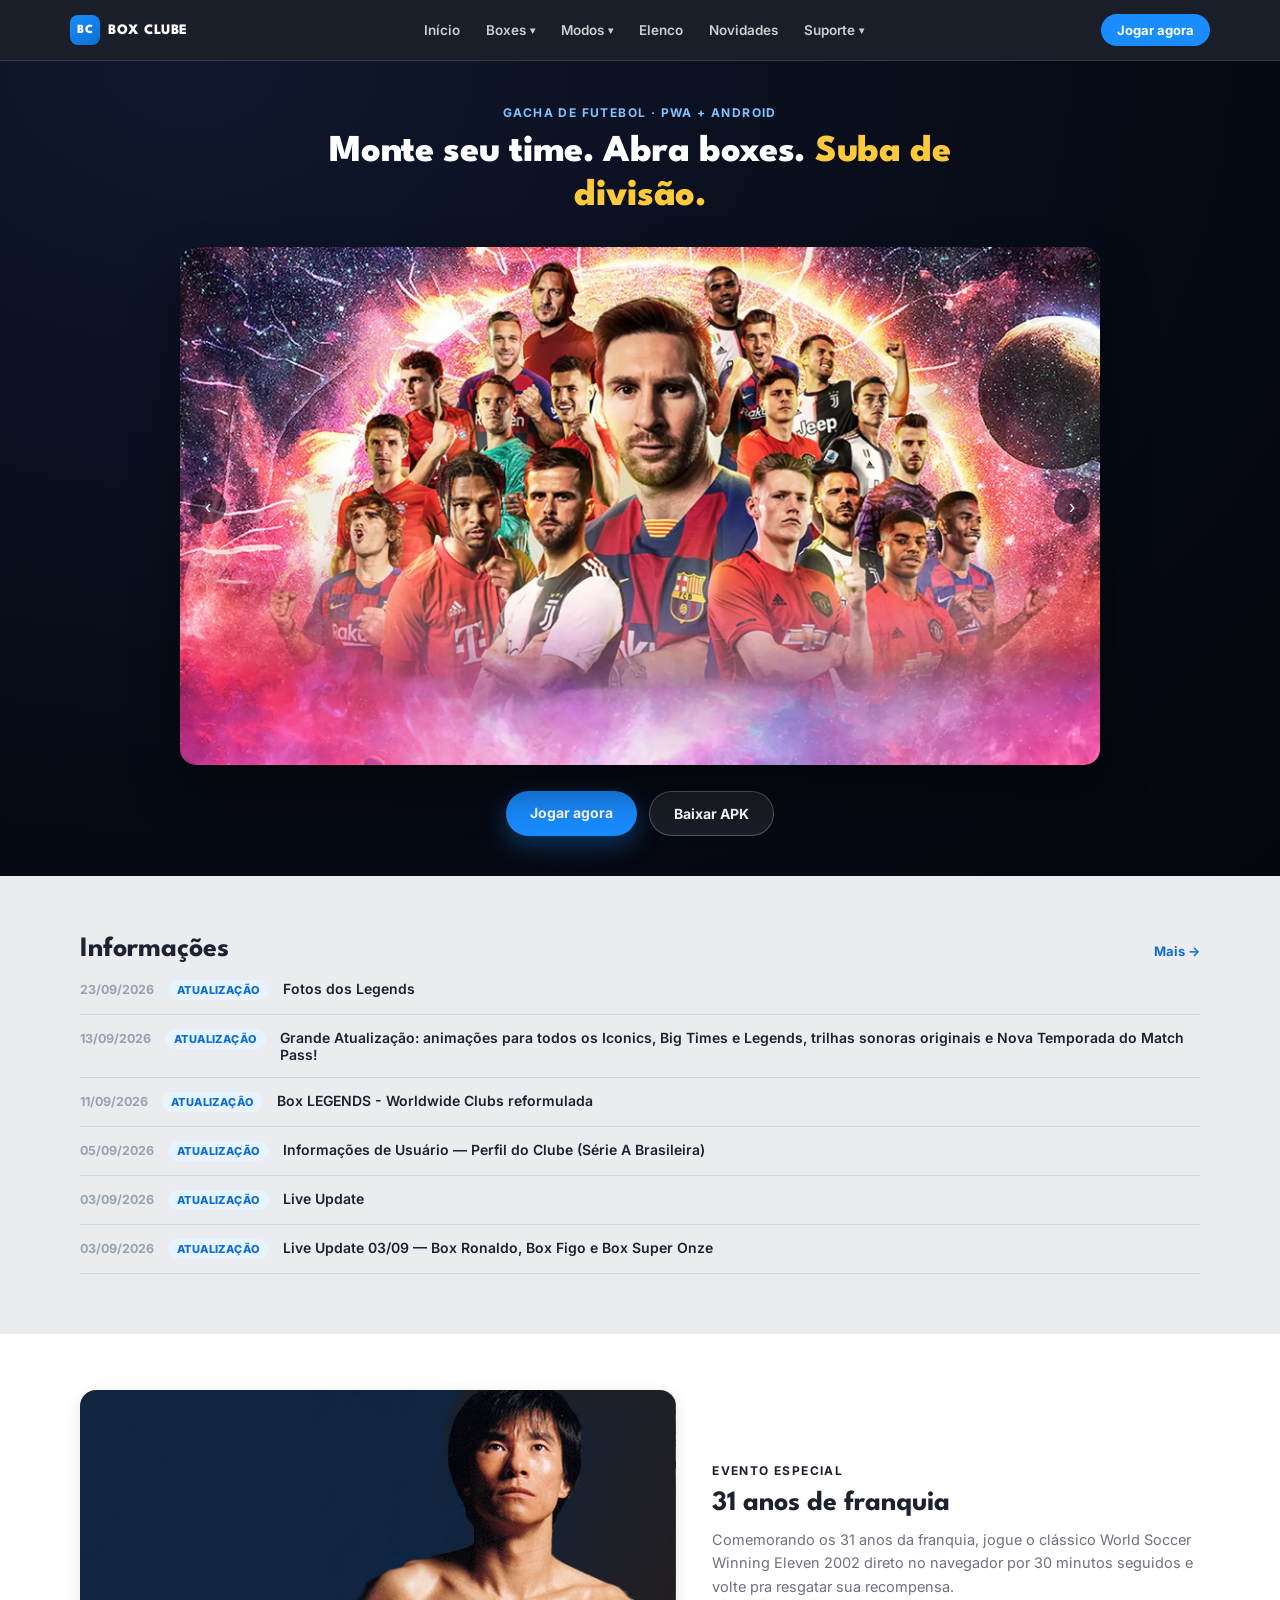
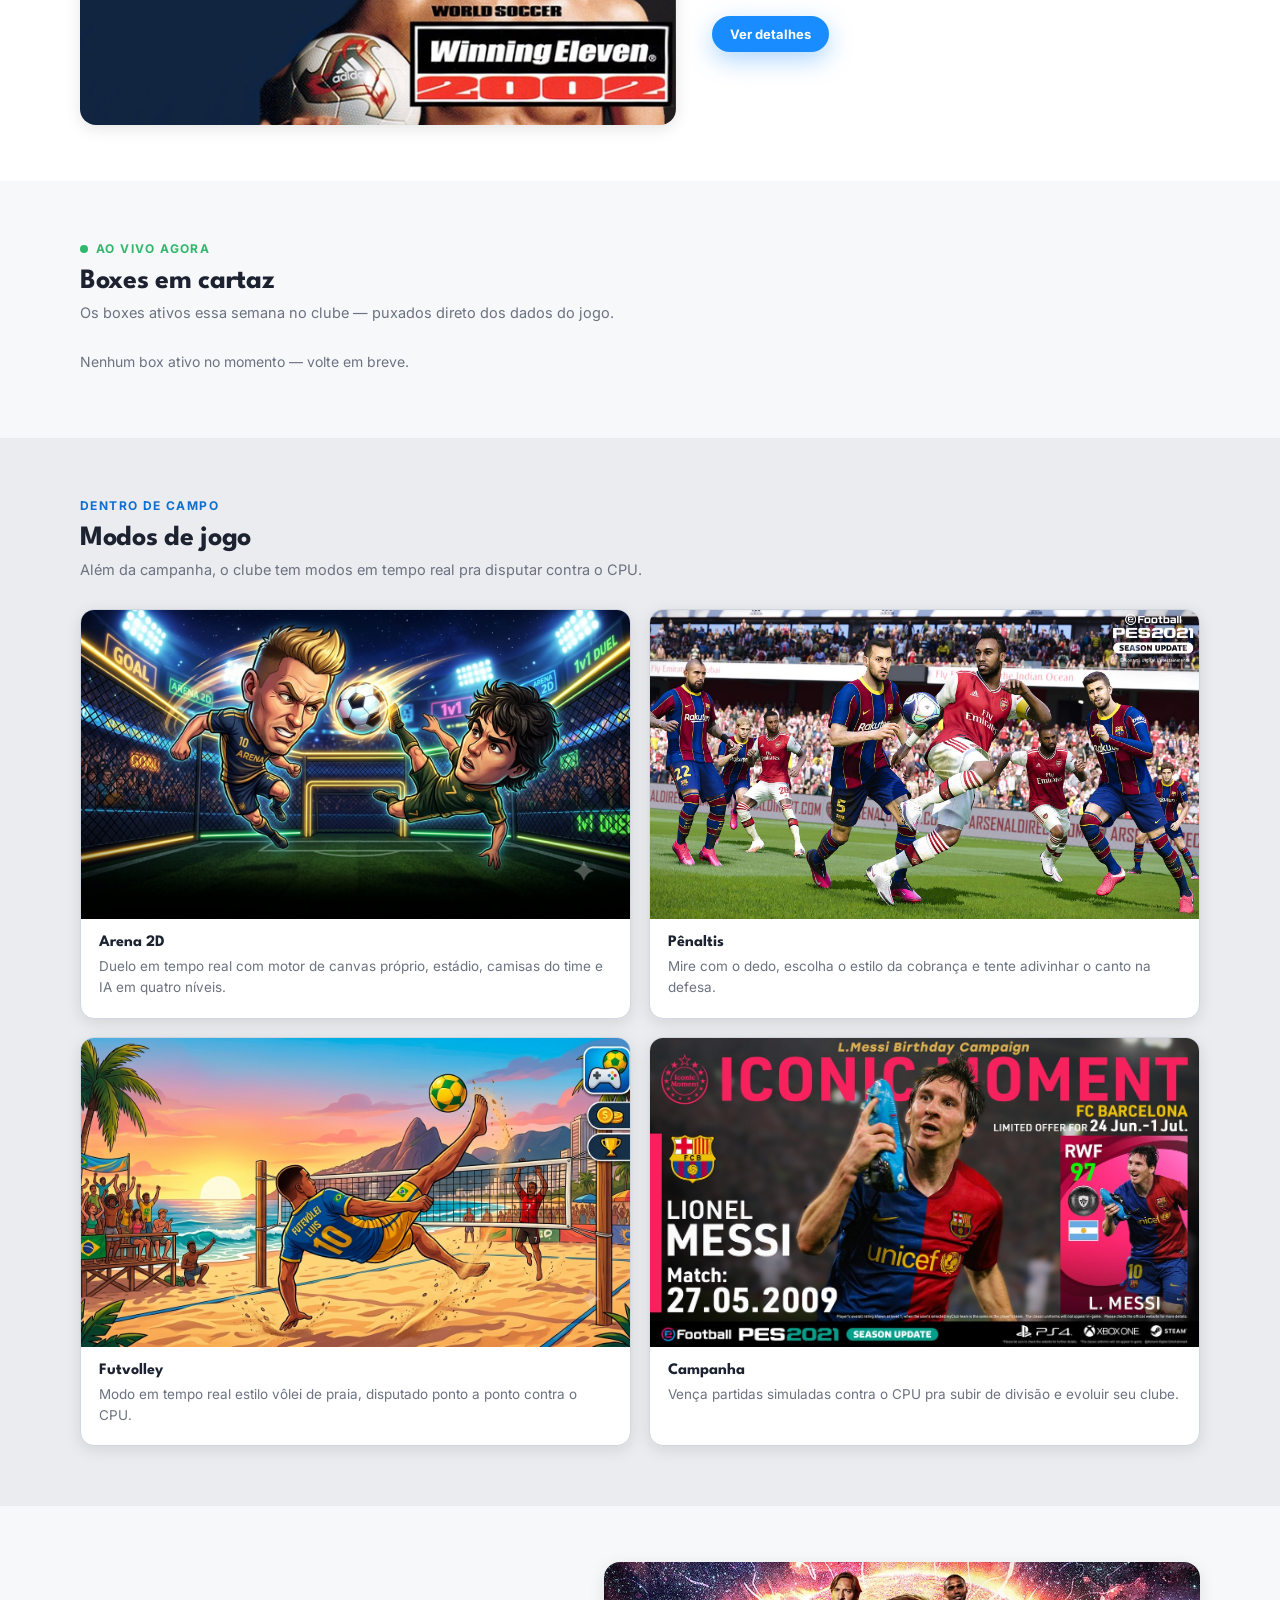
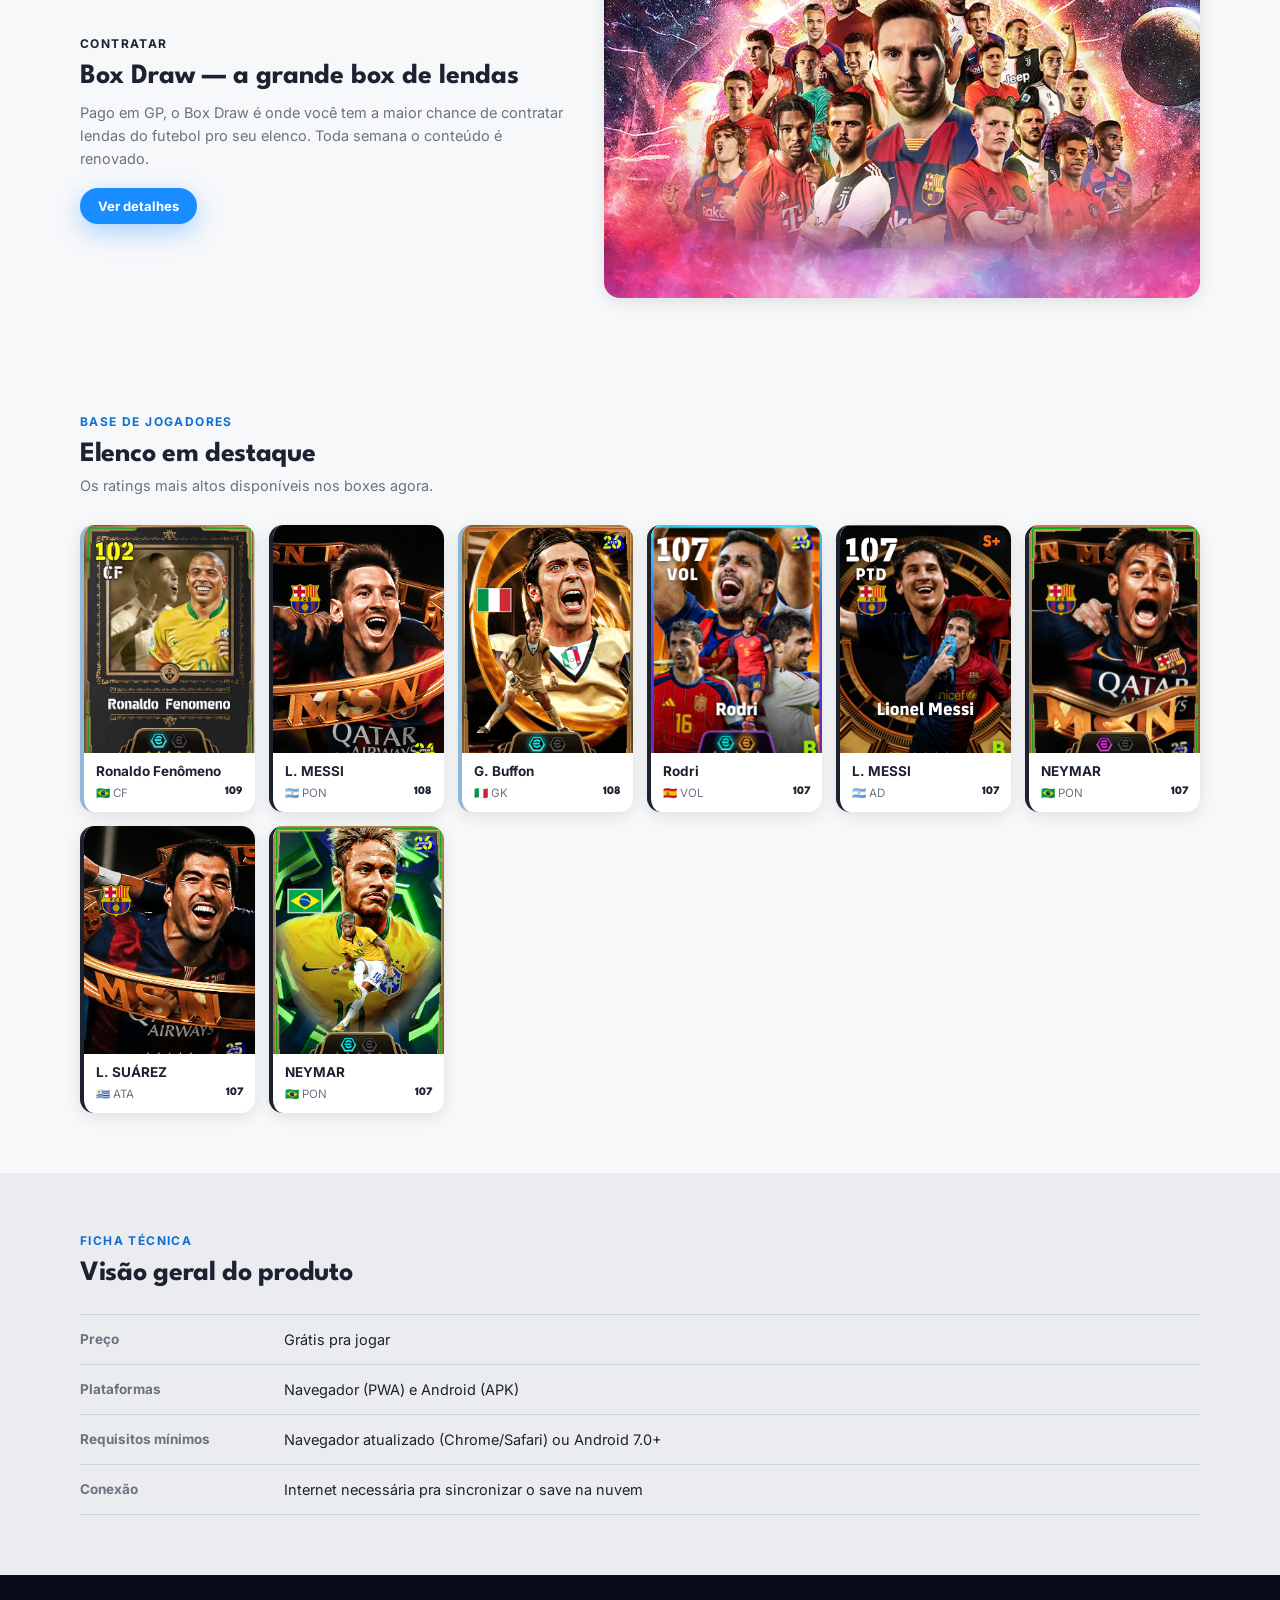
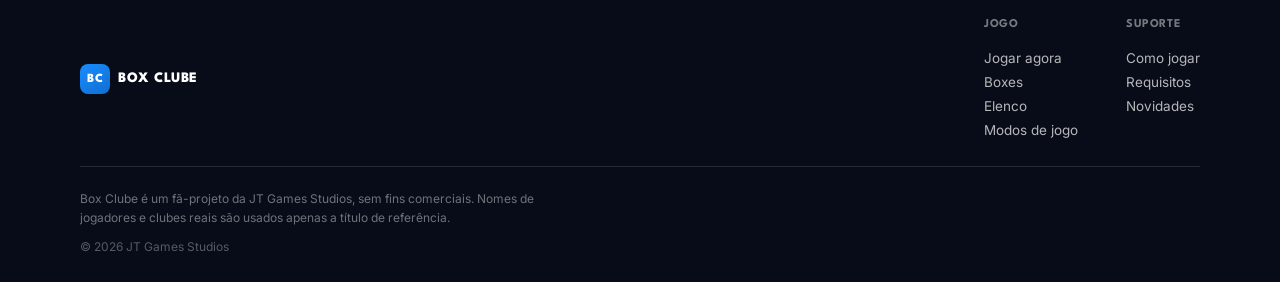
<file: site/Index.html>
<!DOCTYPE html>
<html lang="pt-BR">
<head>
<meta charset="UTF-8">
<meta name="viewport" content="width=device-width, initial-scale=1, viewport-fit=cover">
<title>Box Clube — site oficial</title>
<meta name="description" content="Box Clube: o gacha de futebol na palma da sua mão. Abra boxes, monte seu elenco e suba de divisão contra o CPU.">

<meta property="og:type" content="website">
<meta property="og:title" content="Box Clube">
<meta property="og:description" content="Monte seu time, abra boxes e suba de divisão no Box Clube.">
<meta property="og:image" content="../assets/banners/evento_pes31anos.jpg">
<meta name="theme-color" content="#080C18">

<link rel="stylesheet" href="css/site.css">
</head>
<body>

<a class="skip-link" href="#main">Pular para o conteúdo</a>

<!-- ================= NAV ================= -->
<header class="nav" id="siteNav">
  <div class="nav-inner">
    <a class="nav-logo" href="#top">
      <span class="nav-logo-mark">BC</span>
      <span class="nav-logo-text">BOX CLUBE</span>
    </a>

    <nav class="nav-links" aria-label="Navegação principal">
      <a href="#top">Início</a>

      <div class="nav-drop">
        <button class="nav-drop-btn" aria-expanded="false">Boxes <span class="caret">▾</span></button>
        <div class="nav-drop-panel">
          <a href="#boxes">Boxes ativos</a>
          <a href="../index.html#screen-boxdraw">Box Draw</a>
          <a href="../index.html#screen-especial">Especial</a>
        </div>
      </div>

      <div class="nav-drop">
        <button class="nav-drop-btn" aria-expanded="false">Modos <span class="caret">▾</span></button>
        <div class="nav-drop-panel">
          <a href="#modos">Arena 2D</a>
          <a href="#modos">Pênaltis</a>
          <a href="#modos">Futvolley</a>
          <a href="#modos">Campanha</a>
        </div>
      </div>

      <a href="#elenco">Elenco</a>
      <a href="#informacoes">Novidades</a>

      <div class="nav-drop">
        <button class="nav-drop-btn" aria-expanded="false">Suporte <span class="caret">▾</span></button>
        <div class="nav-drop-panel">
          <a href="../index.html">Como jogar</a>
          <a href="#produto">Requisitos</a>
        </div>
      </div>
    </nav>

    <div class="nav-actions">
      <a class="nav-cta" href="../index.html">Jogar agora</a>
      <button class="nav-burger" id="navBurger" aria-label="Abrir menu" aria-expanded="false">
        <span></span><span></span><span></span>
      </button>
    </div>
  </div>

  <div class="nav-mobile" id="navMobile">
    <a href="#top">Início</a>
    <details><summary>Boxes</summary>
      <a href="#boxes">Boxes ativos</a>
      <a href="../index.html">Box Draw</a>
      <a href="../index.html">Especial</a>
    </details>
    <details><summary>Modos</summary>
      <a href="#modos">Arena 2D</a>
      <a href="#modos">Pênaltis</a>
      <a href="#modos">Futvolley</a>
      <a href="#modos">Campanha</a>
    </details>
    <a href="#elenco">Elenco</a>
    <a href="#informacoes">Novidades</a>
    <a href="#produto">Requisitos</a>
    <a class="nav-mobile-cta" href="../index.html">Jogar agora</a>
  </div>
</header>

<main id="main">

  <!-- ================= HERO / CARROSSEL ================= -->
  <section class="hero" id="top">
    <p class="hero-kicker">Gacha de futebol · PWA + Android</p>
    <h1 class="hero-title">Monte seu time. Abra boxes. <span class="accent">Suba de divisão.</span></h1>

    <div class="carousel" id="heroCarousel">
      <div class="carousel-track" id="carouselTrack">
        <div class="skeleton-slide" aria-hidden="true"></div>
      </div>
      <button class="carousel-arrow carousel-arrow-prev" id="carouselPrev" aria-label="Slide anterior">‹</button>
      <button class="carousel-arrow carousel-arrow-next" id="carouselNext" aria-label="Próximo slide">›</button>
      <div class="carousel-dots" id="carouselDots"></div>
    </div>

    <div class="hero-actions">
      <a class="btn btn-primary" href="../index.html">Jogar agora</a>
      <a class="btn btn-ghost" href="#produto">Baixar APK</a>
    </div>
  </section>

  <!-- ================= INFORMAÇÕES ================= -->
  <section class="section" id="informacoes">
    <div class="section-inner">
      <div class="section-head-row">
        <h2>Informações</h2>
        <a class="section-link" href="../index.html">Mais →</a>
      </div>
      <div class="news-list" id="newsList">
        <div class="skeleton-news-row" aria-hidden="true"></div>
      </div>
    </div>
  </section>

  <!-- ================= SPOTLIGHT: PES 31 ANOS ================= -->
  <section class="spotlight">
    <div class="section-inner spotlight-inner">
      <a class="spotlight-banner" href="../index.html">
        <img src="../assets/banners/evento_pes31anos.jpg" alt="World Soccer Winning Eleven 2002 Online" loading="lazy">
      </a>
      <div class="spotlight-copy">
        <p class="eyebrow">Evento especial</p>
        <h2>31 anos de franquia</h2>
        <p>Comemorando os 31 anos da franquia, jogue o clássico World Soccer Winning Eleven 2002 direto no navegador por 30 minutos seguidos e volte pra resgatar sua recompensa.</p>
        <a class="btn btn-primary btn-sm" href="../index.html">Ver detalhes</a>
      </div>
    </div>
  </section>

  <!-- ================= BOXES AO VIVO ================= -->
  <section class="section section-alt" id="boxes">
    <div class="section-inner">
      <div class="section-head">
        <p class="eyebrow eyebrow-live"><span class="live-dot"></span>Ao vivo agora</p>
        <h2>Boxes em cartaz</h2>
        <p class="section-sub">Os boxes ativos essa semana no clube — puxados direto dos dados do jogo.</p>
      </div>
      <div class="box-rail" id="boxRail">
        <div class="skeleton-row" aria-hidden="true">
          <div class="skeleton-card"></div>
          <div class="skeleton-card"></div>
          <div class="skeleton-card"></div>
        </div>
      </div>
    </div>
  </section>

  <!-- ================= MODOS DE JOGO ================= -->
  <section class="section" id="modos">
    <div class="section-inner">
      <div class="section-head">
        <p class="eyebrow">Dentro de campo</p>
        <h2>Modos de jogo</h2>
        <p class="section-sub">Além da campanha, o clube tem modos em tempo real pra disputar contra o CPU.</p>
      </div>
      <div class="mode-grid">
        <div class="mode-card">
          <img src="../assets/banners/banner-home-evento-2d.jpg" alt="Arena 2D" loading="lazy">
          <div class="mode-card-body">
            <h3>Arena 2D</h3>
            <p>Duelo em tempo real com motor de canvas próprio, estádio, camisas do time e IA em quatro níveis.</p>
          </div>
        </div>
        <div class="mode-card">
          <img src="../assets/banners/banner-home-evento2.jpg" alt="Pênaltis" loading="lazy">
          <div class="mode-card-body">
            <h3>Pênaltis</h3>
            <p>Mire com o dedo, escolha o estilo da cobrança e tente adivinhar o canto na defesa.</p>
          </div>
        </div>
        <div class="mode-card">
          <img src="../assets/banner-home-evento-2d2.jpg" alt="Futvolley" loading="lazy">
          <div class="mode-card-body">
            <h3>Futvolley</h3>
            <p>Modo em tempo real estilo vôlei de praia, disputado ponto a ponto contra o CPU.</p>
          </div>
        </div>
        <div class="mode-card">
          <img src="../assets/banners/banner-contratar-especial.jpg" alt="Campanha" loading="lazy">
          <div class="mode-card-body">
            <h3>Campanha</h3>
            <p>Vença partidas simuladas contra o CPU pra subir de divisão e evoluir seu clube.</p>
          </div>
        </div>
      </div>
    </div>
  </section>

  <!-- ================= SPOTLIGHT: BOX DRAW ================= -->
  <section class="spotlight spotlight-alt">
    <div class="section-inner spotlight-inner spotlight-inner-reverse">
      <div class="spotlight-copy">
        <p class="eyebrow">Contratar</p>
        <h2>Box Draw — a grande box de lendas</h2>
        <p>Pago em GP, o Box Draw é onde você tem a maior chance de contratar lendas do futebol pro seu elenco. Toda semana o conteúdo é renovado.</p>
        <a class="btn btn-primary btn-sm" href="../index.html">Ver detalhes</a>
      </div>
      <a class="spotlight-banner" href="../index.html">
        <img src="../assets/banners/banner-boxdraw.jpg" alt="Box Draw" loading="lazy">
      </a>
    </div>
  </section>

  <!-- ================= ELENCO ================= -->
  <section class="section section-alt" id="elenco">
    <div class="section-inner">
      <div class="section-head">
        <p class="eyebrow">Base de jogadores</p>
        <h2>Elenco em destaque</h2>
        <p class="section-sub">Os ratings mais altos disponíveis nos boxes agora.</p>
      </div>
      <div class="player-grid" id="playerGrid">
        <div class="skeleton-row" aria-hidden="true">
          <div class="skeleton-player"></div>
          <div class="skeleton-player"></div>
          <div class="skeleton-player"></div>
          <div class="skeleton-player"></div>
        </div>
      </div>
    </div>
  </section>

  <!-- ================= VISÃO GERAL DO PRODUTO ================= -->
  <section class="section" id="produto">
    <div class="section-inner">
      <div class="section-head">
        <p class="eyebrow">Ficha técnica</p>
        <h2>Visão geral do produto</h2>
      </div>
      <div class="product-table">
        <div class="product-row">
          <span class="product-label">Preço</span>
          <span class="product-value">Grátis pra jogar</span>
        </div>
        <div class="product-row">
          <span class="product-label">Plataformas</span>
          <span class="product-value">Navegador (PWA) e Android (APK)</span>
        </div>
        <div class="product-row">
          <span class="product-label">Requisitos mínimos</span>
          <span class="product-value">Navegador atualizado (Chrome/Safari) ou Android 7.0+</span>
        </div>
        <div class="product-row">
          <span class="product-label">Conexão</span>
          <span class="product-value">Internet necessária pra sincronizar o save na nuvem</span>
        </div>
      </div>
    </div>
  </section>

</main>

<footer class="footer">
  <div class="footer-inner">
    <div class="footer-top">
      <div class="footer-brand">
        <span class="nav-logo-mark">BC</span>
        <span class="nav-logo-text">BOX CLUBE</span>
      </div>
      <div class="footer-cols">
        <div class="footer-col">
          <h4>Jogo</h4>
          <a href="../index.html">Jogar agora</a>
          <a href="#boxes">Boxes</a>
          <a href="#elenco">Elenco</a>
          <a href="#modos">Modos de jogo</a>
        </div>
        <div class="footer-col">
          <h4>Suporte</h4>
          <a href="../index.html">Como jogar</a>
          <a href="#produto">Requisitos</a>
          <a href="#informacoes">Novidades</a>
        </div>
      </div>
    </div>
    <p class="footer-note">Box Clube é um fã-projeto da JT Games Studios, sem fins comerciais. Nomes de jogadores e clubes reais são usados apenas a título de referência.</p>
    <p class="footer-copy">© 2026 JT Games Studios</p>
  </div>
</footer>

<script src="js/site.js"></script>
</body>
</html>
</file>
<file: site/css/site.css>
/* =========================================================
   BOX CLUBE — site institucional
   Estrutura inspirada em sites oficiais de jogos esportivos
   (nav com dropdown, carrossel de campanha, feed de notícias,
   spotlights, ficha técnica), com o conteúdo e tokens do
   próprio Box Clube — sem copiar assets de terceiros.
   ========================================================= */
@import url('https://fonts.googleapis.com/css2?family=League+Spartan:wght@500;600;700;800&family=Inter:wght@400;500;600;700;800&display=swap');

:root{
  --bg:            #EBECEF;
  --surface:       #FFFFFF;
  --surface-2:     #F7F8FA;
  --border:        #D1D6DE;
  --text:          #1C2230;
  --text-muted:    #6B7280;
  --text-dim:      #98A2B3;

  --brand:         #198CFF;
  --brand-dim:     #0F6FD1;
  --brand-light:   #E7F3FF;

  --gold:          #FFC93C;
  --silver:        #B9C2CE;
  --common:        #8FB7D9;
  --legend:        #7C4DFF;
  --turf:          #2FB86B;

  --night:         #080C18;
  --night-2:       #10182E;
  --night-border:  rgba(255,255,255,0.12);

  --radius-sm: 8px;
  --radius-md: 14px;
  --radius-lg: 22px;

  --font-display: 'League Spartan', sans-serif;
  --font-body: 'Inter', sans-serif;

  --shadow-card: 0 4px 16px rgba(0,0,0,0.10);
  --shadow-card-hover: 0 10px 28px rgba(0,0,0,0.16);
  --nav-h: 60px;
}

*{ box-sizing:border-box; }
html{ scroll-behavior:smooth; -webkit-text-size-adjust:100%; }
body{
  margin:0;
  background:var(--bg);
  color:var(--text);
  font-family:var(--font-body);
  -webkit-font-smoothing:antialiased;
  overflow-x:hidden;
}
img{ max-width:100%; display:block; }
a{ color:inherit; text-decoration:none; }
h1,h2,h3,h4{ font-family:var(--font-display); margin:0; }
p{ margin:0; }
::selection{ background:var(--brand); color:#fff; }
:focus-visible{ outline:2px solid var(--brand); outline-offset:2px; }
@media (prefers-reduced-motion: reduce){
  *{ animation-duration:0.001ms !important; transition-duration:0.001ms !important; }
}
.skip-link{
  position:absolute; left:-9999px; top:0; z-index:200;
  background:var(--brand); color:#fff; padding:10px 16px; border-radius:0 0 8px 0;
}
.skip-link:focus{ left:0; }

/* ---------- NAV ---------- */
.nav{
  position:sticky; top:0; z-index:100;
  background:rgba(8,12,24,0.92);
  backdrop-filter:blur(10px); -webkit-backdrop-filter:blur(10px);
  border-bottom:1px solid var(--night-border);
  color:#fff;
}
.nav-inner{
  max-width:1180px; margin:0 auto; padding:0 20px; height:var(--nav-h);
  display:flex; align-items:center; justify-content:space-between; gap:16px;
}
.nav-logo{ display:flex; align-items:center; gap:8px; font-family:var(--font-display); }
.nav-logo-mark{
  display:inline-flex; align-items:center; justify-content:center;
  width:30px; height:30px; border-radius:8px;
  background:linear-gradient(145deg, var(--brand), var(--brand-dim));
  color:#fff; font-weight:800; font-size:12.5px; letter-spacing:0.5px;
}
.nav-logo-text{ font-weight:800; font-size:14.5px; letter-spacing:0.5px; color:#fff; }
.nav-links{ display:flex; align-items:center; gap:6px; font-size:13.5px; font-weight:600; }
.nav-links > a{ padding:8px 10px; border-radius:6px; color:rgba(255,255,255,0.78); }
.nav-links > a:hover{ color:#fff; background:rgba(255,255,255,0.06); }

.nav-drop{ position:relative; }
.nav-drop-btn{
  background:none; border:none; font:inherit; cursor:pointer;
  color:rgba(255,255,255,0.78); padding:8px 10px; border-radius:6px;
  display:flex; align-items:center; gap:4px;
}
.nav-drop-btn:hover{ color:#fff; background:rgba(255,255,255,0.06); }
.caret{ font-size:10px; transition:transform 0.15s ease; }
.nav-drop-panel{
  position:absolute; top:calc(100% + 6px); left:0; min-width:180px;
  background:var(--night-2); border:1px solid var(--night-border); border-radius:10px;
  padding:8px; opacity:0; visibility:hidden; transform:translateY(-6px);
  transition:opacity 0.15s ease, transform 0.15s ease, visibility 0.15s;
  box-shadow:0 16px 32px rgba(0,0,0,0.4);
}
.nav-drop:hover .nav-drop-panel,
.nav-drop:focus-within .nav-drop-panel{ opacity:1; visibility:visible; transform:translateY(0); }
.nav-drop:hover .caret{ transform:rotate(180deg); }
.nav-drop-panel a{
  display:block; padding:8px 10px; border-radius:6px; font-size:13px;
  color:rgba(255,255,255,0.78); white-space:nowrap;
}
.nav-drop-panel a:hover{ background:rgba(255,255,255,0.08); color:#fff; }

.nav-actions{ display:flex; align-items:center; gap:10px; }
.nav-cta{
  background:var(--brand); color:#fff; padding:8px 16px; border-radius:999px;
  font-size:13px; font-weight:700; white-space:nowrap;
  transition:transform 0.15s ease, background 0.15s ease;
}
.nav-cta:hover{ background:var(--brand-dim); transform:translateY(-1px); }

.nav-burger{
  display:none; flex-direction:column; gap:4px; background:none; border:none; cursor:pointer; padding:6px;
}
.nav-burger span{ width:20px; height:2px; background:#fff; border-radius:2px; }

.nav-mobile{ display:none; flex-direction:column; padding:8px 20px 18px; gap:2px; background:var(--night); }
.nav-mobile a{ padding:11px 4px; font-weight:600; font-size:14.5px; color:rgba(255,255,255,0.85); border-bottom:1px solid var(--night-border); }
.nav-mobile details summary{ padding:11px 4px; font-weight:600; font-size:14.5px; color:rgba(255,255,255,0.85); cursor:pointer; border-bottom:1px solid var(--night-border); list-style:none; }
.nav-mobile details summary::-webkit-details-marker{ display:none; }
.nav-mobile details[open] summary{ border-bottom:1px solid transparent; }
.nav-mobile details a{ padding-left:18px; border-bottom:none; font-size:13.5px; color:rgba(255,255,255,0.62); }
.nav-mobile-cta{ margin-top:10px; text-align:center; background:var(--brand); border-radius:999px; border-bottom:none !important; color:#fff !important; }

@media (max-width:900px){
  .nav-links{ display:none; }
  .nav-burger{ display:flex; }
  .nav-mobile.open{ display:flex; }
}

/* ---------- HERO ---------- */
.hero{
  position:relative;
  background:radial-gradient(120% 140% at 15% 0%, var(--night-2) 0%, var(--night) 55%, #04060c 100%);
  color:#fff;
  padding:44px 20px 40px;
  text-align:center;
}
.hero-kicker{
  font-size:12px; font-weight:700; letter-spacing:1.4px; text-transform:uppercase;
  color:#7FC1FF; margin-bottom:10px;
}
.hero-title{
  font-size:clamp(24px, 4vw, 38px); line-height:1.15; font-weight:800; letter-spacing:-0.3px;
  max-width:720px; margin:0 auto 30px;
}
.hero-title .accent{ color:var(--gold); }

/* Carrossel de campanha */
.carousel{
  position:relative; max-width:920px; margin:0 auto; border-radius:16px; overflow:hidden;
  box-shadow:0 24px 48px rgba(0,0,0,0.45);
}
.carousel-track{ display:flex; transition:transform 0.5s cubic-bezier(.4,0,.2,1); }
.carousel-slide{ position:relative; flex:0 0 100%; aspect-ratio:16/9; }
.carousel-slide img{ width:100%; height:100%; object-fit:cover; }
.carousel-tag{
  position:absolute; top:14px; left:14px; background:rgba(8,12,24,0.75);
  color:var(--gold); font-weight:800; font-size:11px; letter-spacing:0.8px;
  padding:5px 11px; border-radius:6px; text-transform:uppercase;
}
.carousel-caption{
  position:absolute; left:0; right:0; bottom:0; padding:16px 18px;
  background:linear-gradient(0deg, rgba(0,0,0,0.75), transparent);
  text-align:left; font-weight:700; font-size:14px;
}
.carousel-arrow{
  position:absolute; top:50%; transform:translateY(-50%); z-index:5;
  width:36px; height:36px; border-radius:50%; border:none; cursor:pointer;
  background:rgba(8,12,24,0.55); color:#fff; font-size:20px; line-height:1;
  display:flex; align-items:center; justify-content:center;
  transition:background 0.15s ease;
}
.carousel-arrow:hover{ background:rgba(8,12,24,0.85); }
.carousel-arrow-prev{ left:10px; }
.carousel-arrow-next{ right:10px; }
.carousel-dots{ position:absolute; bottom:10px; right:14px; display:flex; gap:6px; }
.carousel-dots button{
  width:7px; height:7px; border-radius:50%; border:none; background:rgba(255,255,255,0.4); cursor:pointer; padding:0;
}
.carousel-dots button.active{ background:#fff; width:18px; border-radius:4px; }
.skeleton-slide{ width:100%; aspect-ratio:16/9; background:linear-gradient(90deg,var(--night-2) 25%,#1a2444 37%,var(--night-2) 63%); background-size:400% 100%; animation:shimmer 1.4s ease infinite; }

.hero-actions{ display:flex; gap:12px; margin-top:26px; flex-wrap:wrap; justify-content:center; }
.btn{
  padding:13px 24px; border-radius:999px; font-weight:700; font-size:14px;
  transition:transform 0.15s ease, box-shadow 0.15s ease, background 0.15s ease;
  display:inline-block;
}
.btn-sm{ padding:10px 18px; font-size:13px; }
.btn-primary{ background:var(--brand); color:#fff; box-shadow:0 8px 24px rgba(25,140,255,0.35); }
.btn-primary:hover{ background:var(--brand-dim); transform:translateY(-2px); }
.btn-ghost{ background:rgba(255,255,255,0.08); color:#fff; border:1px solid rgba(255,255,255,0.25); }
.btn-ghost:hover{ background:rgba(255,255,255,0.16); transform:translateY(-2px); }

/* ---------- SECTIONS ---------- */
.section{ padding:60px 20px; }
.section-alt{ background:var(--surface-2); }
.section-inner{ max-width:1120px; margin:0 auto; }
.section-head{ max-width:60ch; margin-bottom:28px; }
.section-head-row{ display:flex; align-items:baseline; justify-content:space-between; margin-bottom:18px; }
.section-head-row h2{ font-size:clamp(22px,3vw,28px); font-weight:700; }
.section-link{ font-size:13px; font-weight:700; color:var(--brand-dim); white-space:nowrap; }
.section-head .eyebrow{ color:var(--brand-dim); }
.eyebrow{
  font-size:12px; font-weight:700; letter-spacing:1.4px; text-transform:uppercase;
  margin-bottom:12px; display:flex; align-items:center; gap:8px;
}
.section-head h2{ font-size:clamp(22px, 3vw, 28px); font-weight:700; letter-spacing:-0.3px; }
.section-sub{ margin-top:8px; color:var(--text-muted); font-size:14.5px; line-height:1.55; }
.eyebrow-live{ color:var(--turf) !important; }
.live-dot{
  width:8px; height:8px; border-radius:50%; background:var(--turf);
  box-shadow:0 0 0 rgba(47,184,107,0.5); animation:live-pulse 1.8s ease-out infinite;
}
@keyframes live-pulse{
  0%{ box-shadow:0 0 0 0 rgba(47,184,107,0.45); }
  70%{ box-shadow:0 0 0 8px rgba(47,184,107,0); }
  100%{ box-shadow:0 0 0 0 rgba(47,184,107,0); }
}

/* ---------- NEWS LIST (Informações) ---------- */
.news-list{ display:flex; flex-direction:column; }
.news-item{
  display:flex; align-items:baseline; gap:14px; padding:14px 0; border-bottom:1px solid var(--border);
  font-size:14px;
}
.news-item:first-child{ padding-top:0; }
.news-date{ font-weight:700; color:var(--text-dim); font-size:12.5px; white-space:nowrap; }
.news-tag{
  font-size:11px; font-weight:800; text-transform:uppercase; letter-spacing:0.4px;
  padding:3px 9px; border-radius:999px; white-space:nowrap;
}
.news-tag.tag-update{ background:var(--brand-light); color:var(--brand-dim); }
.news-tag.tag-event{ background:#EAFBF1; color:#1E8A4C; }
.news-title{ color:var(--text); font-weight:600; }
.skeleton-news-row{ height:20px; border-radius:6px; background:linear-gradient(90deg,var(--surface-2) 25%,var(--border) 37%,var(--surface-2) 63%); background-size:400% 100%; animation:shimmer 1.4s ease infinite; }

/* ---------- SPOTLIGHT ---------- */
.spotlight{ padding:56px 20px; background:var(--surface); }
.spotlight-alt{ background:var(--surface-2); }
.spotlight-inner{
  display:grid; grid-template-columns:1.1fr 0.9fr; gap:36px; align-items:center;
}
.spotlight-inner-reverse{ grid-template-columns:0.9fr 1.1fr; }
.spotlight-inner-reverse .spotlight-copy{ order:1; }
.spotlight-inner-reverse .spotlight-banner{ order:2; }
.spotlight-banner{ border-radius:16px; overflow:hidden; box-shadow:var(--shadow-card); }
.spotlight-banner img{ width:100%; aspect-ratio:16/9; object-fit:cover; }
.spotlight-copy h2{ font-size:clamp(22px,3vw,28px); font-weight:700; margin:8px 0 12px; }
.spotlight-copy p:not(.eyebrow){ color:var(--text-muted); font-size:14.5px; line-height:1.6; margin-bottom:18px; }
@media (max-width:820px){
  .spotlight-inner, .spotlight-inner-reverse{ grid-template-columns:1fr; }
  .spotlight-inner-reverse .spotlight-copy{ order:2; }
  .spotlight-inner-reverse .spotlight-banner{ order:1; }
}

/* ---------- BOX RAIL ---------- */
.box-rail{ display:flex; gap:16px; overflow-x:auto; padding-bottom:8px; scroll-snap-type:x mandatory; -webkit-overflow-scrolling:touch; }
.box-rail::-webkit-scrollbar{ height:8px; }
.box-rail::-webkit-scrollbar-thumb{ background:var(--border); border-radius:8px; }
.box-card{
  scroll-snap-align:start; flex:0 0 auto; width:240px;
  background:var(--surface); border:1px solid var(--border); border-radius:var(--radius-md);
  overflow:hidden; box-shadow:var(--shadow-card); transition:transform 0.15s ease, box-shadow 0.15s ease;
}
.box-card:hover{ transform:translateY(-3px); box-shadow:var(--shadow-card-hover); }
.box-card-banner{ width:100%; aspect-ratio:16/9; object-fit:cover; background:var(--surface-2); }
.box-card-body{ padding:14px 16px 16px; }
.box-card-name{ font-family:var(--font-display); font-weight:700; font-size:15px; line-height:1.3; }
.box-card-meta{ display:flex; justify-content:space-between; align-items:center; margin-top:10px; }
.box-card-price{ font-size:12.5px; font-weight:700; color:var(--brand-dim); }
.box-card-date{ font-size:11.5px; color:var(--text-dim); }
.box-rail-empty{ color:var(--text-muted); font-size:14px; }

/* ---------- MODOS ---------- */
.mode-grid{ display:grid; grid-template-columns:repeat(2, 1fr); gap:18px; }
.mode-card{ background:var(--surface); border:1px solid var(--border); border-radius:var(--radius-md); overflow:hidden; box-shadow:var(--shadow-card); transition:transform 0.15s ease; }
.mode-card:hover{ transform:translateY(-3px); }
.mode-card img{ width:100%; aspect-ratio:16/9; object-fit:cover; }
.mode-card-body{ padding:16px 18px 20px; }
.mode-card-body h3{ font-size:16px; font-weight:700; margin-bottom:6px; }
.mode-card-body p{ font-size:13.5px; color:var(--text-muted); line-height:1.55; }
@media (max-width:700px){ .mode-grid{ grid-template-columns:1fr; } }

/* ---------- PLAYER GRID ---------- */
.player-grid{ display:grid; grid-template-columns:repeat(auto-fill, minmax(150px, 1fr)); gap:14px; }
.player-card{
  background:var(--surface); border-radius:var(--radius-md); overflow:hidden;
  box-shadow:var(--shadow-card); border-left:4px solid var(--common);
  transition:transform 0.15s ease, box-shadow 0.15s ease;
}
.player-card:hover{ transform:translateY(-3px); box-shadow:var(--shadow-card-hover); }
.player-card.rarity-preta{ border-left-color:#1C2230; }
.player-card.rarity-dourada{ border-left-color:var(--gold); }
.player-card.rarity-prata{ border-left-color:var(--silver); }
.player-card.rarity-branca{ border-left-color:var(--common); }
.player-card-img-wrap{ width:100%; aspect-ratio:3/4; background:var(--surface-2); overflow:hidden; }
.player-card-img-wrap img{ width:100%; height:100%; object-fit:cover; object-position:top; }
.player-card-body{ padding:10px 12px 12px; }
.player-card-name{ font-size:13.5px; font-weight:700; line-height:1.25; }
.player-card-meta{ display:flex; justify-content:space-between; margin-top:6px; font-size:11.5px; color:var(--text-muted); }
.player-card-ovr{ font-family:var(--font-display); font-weight:800; color:var(--text); }

/* ---------- PRODUCT TABLE ---------- */
.product-table{ border-top:1px solid var(--border); }
.product-row{ display:flex; gap:24px; padding:16px 0; border-bottom:1px solid var(--border); }
.product-label{ flex:0 0 180px; font-weight:700; color:var(--text-muted); font-size:13.5px; }
.product-value{ font-size:14.5px; }
@media (max-width:600px){ .product-row{ flex-direction:column; gap:4px; } .product-label{ flex:none; } }

/* ---------- SKELETONS ---------- */
.skeleton-row{ display:flex; gap:16px; overflow:hidden; }
.skeleton-card{ width:240px; height:210px; border-radius:var(--radius-md); background:linear-gradient(90deg,var(--surface-2) 25%,var(--border) 37%,var(--surface-2) 63%); background-size:400% 100%; animation:shimmer 1.4s ease infinite; flex:0 0 auto; }
.skeleton-player{ width:150px; height:210px; border-radius:var(--radius-md); background:linear-gradient(90deg,var(--surface) 25%,var(--surface-2) 37%,var(--surface) 63%); background-size:400% 100%; animation:shimmer 1.4s ease infinite; flex:0 0 auto; }
@keyframes shimmer{ 0%{ background-position:100% 0; } 100%{ background-position:-100% 0; } }

/* ---------- FOOTER ---------- */
.footer{ background:var(--night); color:rgba(255,255,255,0.7); padding:44px 20px 28px; margin-top:0; }
.footer-inner{ max-width:1120px; margin:0 auto; }
.footer-top{ display:flex; justify-content:space-between; flex-wrap:wrap; gap:32px; padding-bottom:28px; border-bottom:1px solid var(--night-border); }
.footer-brand{ display:flex; align-items:center; gap:8px; font-family:var(--font-display); font-weight:800; color:#fff; }
.footer-cols{ display:flex; gap:48px; flex-wrap:wrap; }
.footer-col h4{ font-size:12px; text-transform:uppercase; letter-spacing:0.6px; color:rgba(255,255,255,0.45); margin-bottom:12px; }
.footer-col{ display:flex; flex-direction:column; gap:8px; font-size:13.5px; }
.footer-col a:hover{ color:#fff; }
.footer-note{ font-size:12px; max-width:60ch; line-height:1.6; color:rgba(255,255,255,0.42); margin-top:22px; }
.footer-copy{ font-size:12px; margin-top:12px; color:rgba(255,255,255,0.32); }
</file>
